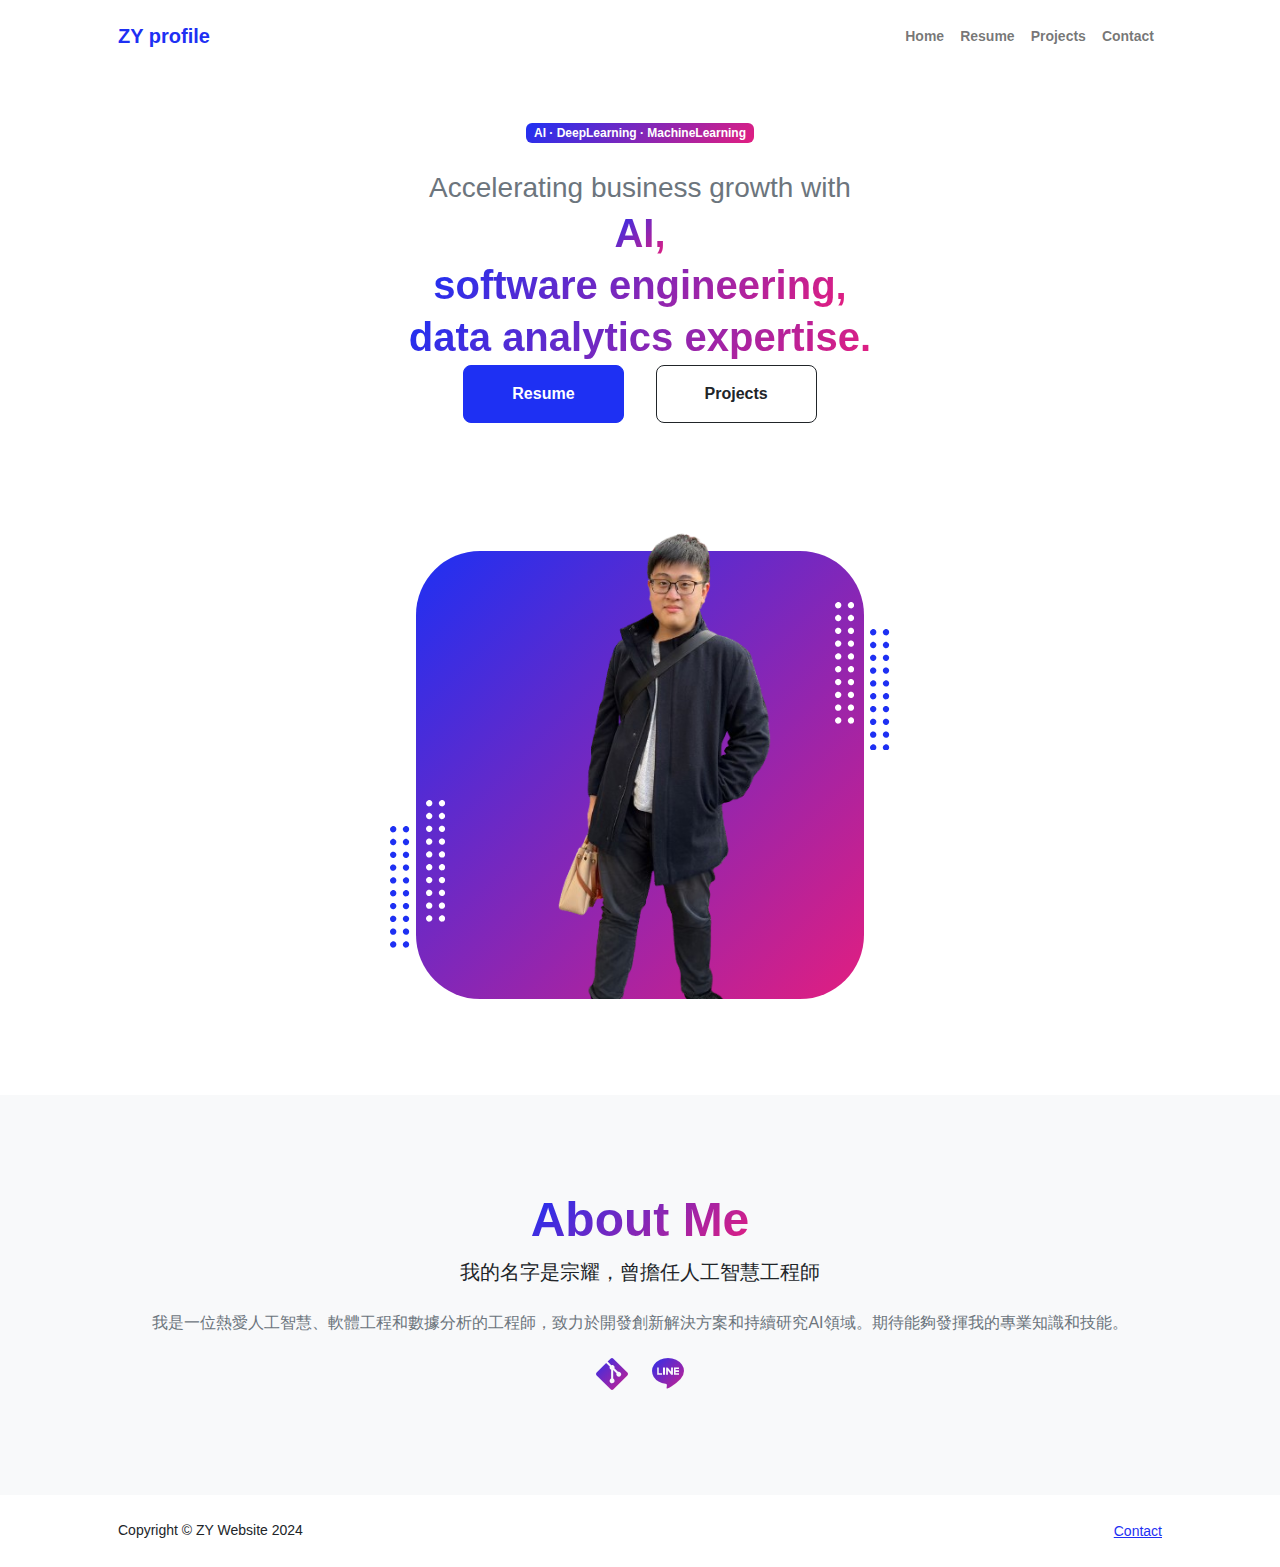
<file: index.html>
<!DOCTYPE html>
<html lang="en">
    <head>
        <meta charset="utf-8" />
        <meta name="viewport" content="width=device-width, initial-scale=1, shrink-to-fit=no" />
        <meta name="description" content="" />
        <meta name="author" content="" />
        <title>ZY yang profile</title>
        <!-- Favicon-->
        <link rel="icon" type="image/x-icon" href="assets/ai_icon.png" />
        <!-- Custom Google font-->
        <link rel="preconnect" href="https://fonts.googleapis.com" />
        <link rel="preconnect" href="https://fonts.gstatic.com" crossorigin />
        <link href="https://fonts.googleapis.com/css2?family=Plus+Jakarta+Sans:wght@100;200;300;400;500;600;700;800;900&amp;display=swap" rel="stylesheet" />
        <!-- Bootstrap icons-->
        <link href="https://cdn.jsdelivr.net/npm/bootstrap-icons@1.8.1/font/bootstrap-icons.css" rel="stylesheet" />
        <!-- Core theme CSS (includes Bootstrap)-->
        <link href="css/styles.css" rel="stylesheet" />
    </head>
    <body class="d-flex flex-column h-100">
        <main class="flex-shrink-0">
            <!-- Navigation-->
            <nav class="navbar navbar-expand-lg navbar-light bg-white py-3">
                <div class="container px-5">
                    <a class="navbar-brand" href="index.html"><span class="fw-bolder text-primary">ZY profile</span></a>
                    <button class="navbar-toggler" type="button" data-bs-toggle="collapse" data-bs-target="#navbarSupportedContent" aria-controls="navbarSupportedContent" aria-expanded="false" aria-label="Toggle navigation"><span class="navbar-toggler-icon"></span></button>
                    <div class="collapse navbar-collapse" id="navbarSupportedContent">
                        <ul class="navbar-nav ms-auto mb-2 mb-lg-0 small fw-bolder">
                            <li class="nav-item"><a class="nav-link" href="index.html">Home</a></li>
                            <li class="nav-item"><a class="nav-link" href="resume.html">Resume</a></li>
                            <li class="nav-item"><a class="nav-link" href="projects.html">Projects</a></li>
                            <li class="nav-item"><a class="nav-link" href="contact.html">Contact</a></li>
                        </ul>
                    </div>
                </div>
            </nav>
            <!-- Header-->
            <header class="py-5">
                <div class="container px-5 pb-5">
                    <div class="row gx-5 align-items-center">
                        <div class="col-xxl-5">
                            <!-- Header text content-->
                            <div class="text-center text-xxl-start">
                                <div class="badge bg-gradient-primary-to-secondary text-white mb-4"><div class="text-center">AI &middot; DeepLearning &middot; MachineLearning</div></div>
                                <div class="fs-3 fw-light text-muted">Accelerating business growth with</div>
                                <h1 class="display-10 fw-bolder mb-1"><span class="text-gradient d-inline">AI,</span></h1>
                                <h1 class="display-10 fw-bolder mb-1"><span class="text-gradient d-inline">software engineering,</span></h1>
                                <h1 class="display-10 fw-bolder mb-1"><span class="text-gradient d-inline">data analytics expertise.</span></h1>
                                <div class="d-grid gap-3 d-sm-flex justify-content-sm-center justify-content-xxl-start mb-3">
                                    <a class="btn btn-primary btn-lg px-5 py-3 me-sm-3 fs-6 fw-bolder" href="resume.html">Resume</a>
                                    <a class="btn btn-outline-dark btn-lg px-5 py-3 fs-6 fw-bolder" href="projects.html">Projects</a>
                                </div>
                            </div>
                        </div>
                        <div class="col-xxl-7">
                            <!-- Header profile picture-->
                            <div class="d-flex justify-content-center mt-5 mt-xxl-0">
                                <div class="profile bg-gradient-primary-to-secondary">
                                    <!-- TIP: For best results, use a photo with a transparent background like the demo example below-->
                                    <!-- Watch a tutorial on how to do this on YouTube (link)-->
                                    <img class="profile-img" src="assets/home/self_nobg.png" alt="..." />
                                    <!-- <img class="profile-img" src="assets/self.jpg" alt="..." /> -->
                                    <div class="dots-1">
                                        <!-- SVG Dots-->
                                        <svg version="1.1" xmlns="http://www.w3.org/2000/svg" xmlns:xlink="http://www.w3.org/1999/xlink" x="0px" y="0px" viewBox="0 0 191.6 1215.4" style="enable-background: new 0 0 191.6 1215.4" xml:space="preserve">
                                            <g transform="translate(0.000000,1280.000000) scale(0.100000,-0.100000)">
                                                <path d="M227.7,12788.6c-105-35-200-141-222-248c-43-206,163-412,369-369c155,32,275,190,260,339c-11,105-90,213-190,262        C383.7,12801.6,289.7,12808.6,227.7,12788.6z"></path>
                                                <path d="M1507.7,12788.6c-151-50-253-216-222-362c25-119,136-230,254-255c194-41,395,142,375,339c-11,105-90,213-190,262        C1663.7,12801.6,1569.7,12808.6,1507.7,12788.6z"></path>
                                                <path d="M227.7,11508.6c-105-35-200-141-222-248c-43-206,163-412,369-369c155,32,275,190,260,339c-11,105-90,213-190,262        C383.7,11521.6,289.7,11528.6,227.7,11508.6z"></path>
                                                <path d="M1507.7,11508.6c-151-50-253-216-222-362c25-119,136-230,254-255c194-41,395,142,375,339c-11,105-90,213-190,262        C1663.7,11521.6,1569.7,11528.6,1507.7,11508.6z"></path>
                                                <path d="M227.7,10228.6c-105-35-200-141-222-248c-43-206,163-412,369-369c155,32,275,190,260,339c-11,105-90,213-190,262        C383.7,10241.6,289.7,10248.6,227.7,10228.6z"></path>
                                                <path d="M1507.7,10228.6c-105-35-200-141-222-248c-43-206,163-412,369-369c155,32,275,190,260,339c-11,105-90,213-190,262        C1663.7,10241.6,1569.7,10248.6,1507.7,10228.6z"></path>
                                                <path d="M227.7,8948.6c-105-35-200-141-222-248c-43-206,163-412,369-369c155,32,275,190,260,339c-11,105-90,213-190,262        C383.7,8961.6,289.7,8968.6,227.7,8948.6z"></path>
                                                <path d="M1507.7,8948.6c-105-35-200-141-222-248c-43-206,163-412,369-369c155,32,275,190,260,339c-11,105-90,213-190,262        C1663.7,8961.6,1569.7,8968.6,1507.7,8948.6z"></path>
                                                <path d="M227.7,7668.6c-105-35-200-141-222-248c-43-206,163-412,369-369c155,32,275,190,260,339c-11,105-90,213-190,262        C383.7,7681.6,289.7,7688.6,227.7,7668.6z"></path>
                                                <path d="M1507.7,7668.6c-105-35-200-141-222-248c-43-206,163-412,369-369c155,32,275,190,260,339c-11,105-90,213-190,262        C1663.7,7681.6,1569.7,7688.6,1507.7,7668.6z"></path>
                                                <path d="M227.7,6388.6c-105-35-200-141-222-248c-43-206,163-412,369-369c155,32,275,190,260,339c-11,105-90,213-190,262        C383.7,6401.6,289.7,6408.6,227.7,6388.6z"></path>
                                                <path d="M1507.7,6388.6c-105-35-200-141-222-248c-43-206,163-412,369-369c155,32,275,190,260,339c-11,105-90,213-190,262        C1663.7,6401.6,1569.7,6408.6,1507.7,6388.6z"></path>
                                                <path d="M227.7,5108.6c-105-35-200-141-222-248c-43-206,163-412,369-369c155,32,275,190,260,339c-11,105-90,213-190,262        C383.7,5121.6,289.7,5128.6,227.7,5108.6z"></path>
                                                <path d="M1507.7,5108.6c-105-35-200-141-222-248c-43-206,163-412,369-369c155,32,275,190,260,339c-11,105-90,213-190,262        C1663.7,5121.6,1569.7,5128.6,1507.7,5108.6z"></path>
                                                <path d="M227.7,3828.6c-105-35-200-141-222-248c-43-206,163-412,369-369c155,32,275,190,260,339c-11,105-90,213-190,262        C383.7,3841.6,289.7,3848.6,227.7,3828.6z"></path>
                                                <path d="M1507.7,3828.6c-105-35-200-141-222-248c-43-206,163-412,369-369c155,32,275,190,260,339c-11,105-90,213-190,262        C1663.7,3841.6,1569.7,3848.6,1507.7,3828.6z"></path>
                                                <path d="M227.7,2548.6c-105-35-200-141-222-248c-43-206,163-412,369-369c155,32,275,190,260,339c-11,105-90,213-190,262        C383.7,2561.6,289.7,2568.6,227.7,2548.6z"></path>
                                                <path d="M1507.7,2548.6c-105-35-200-141-222-248c-43-206,163-412,369-369c155,32,275,190,260,339c-11,105-90,213-190,262        C1663.7,2561.6,1569.7,2568.6,1507.7,2548.6z"></path>
                                                <path d="M227.7,1268.6c-105-35-200-141-222-248c-43-206,163-412,369-369c155,32,275,190,260,339c-11,105-90,213-190,262        C383.7,1281.6,289.7,1288.6,227.7,1268.6z"></path>
                                                <path d="M1507.7,1268.6c-105-35-200-141-222-248c-43-206,163-412,369-369c155,32,275,190,260,339c-11,105-90,213-190,262        C1663.7,1281.6,1569.7,1288.6,1507.7,1268.6z"></path>
                                            </g>
                                        </svg>
                                        <!-- END of SVG dots-->
                                    </div>
                                    <div class="dots-2">
                                        <!-- SVG Dots-->
                                        <svg version="1.1" xmlns="http://www.w3.org/2000/svg" xmlns:xlink="http://www.w3.org/1999/xlink" x="0px" y="0px" viewBox="0 0 191.6 1215.4" style="enable-background: new 0 0 191.6 1215.4" xml:space="preserve">
                                            <g transform="translate(0.000000,1280.000000) scale(0.100000,-0.100000)">
                                                <path d="M227.7,12788.6c-105-35-200-141-222-248c-43-206,163-412,369-369c155,32,275,190,260,339c-11,105-90,213-190,262        C383.7,12801.6,289.7,12808.6,227.7,12788.6z"></path>
                                                <path d="M1507.7,12788.6c-151-50-253-216-222-362c25-119,136-230,254-255c194-41,395,142,375,339c-11,105-90,213-190,262        C1663.7,12801.6,1569.7,12808.6,1507.7,12788.6z"></path>
                                                <path d="M227.7,11508.6c-105-35-200-141-222-248c-43-206,163-412,369-369c155,32,275,190,260,339c-11,105-90,213-190,262        C383.7,11521.6,289.7,11528.6,227.7,11508.6z"></path>
                                                <path d="M1507.7,11508.6c-151-50-253-216-222-362c25-119,136-230,254-255c194-41,395,142,375,339c-11,105-90,213-190,262        C1663.7,11521.6,1569.7,11528.6,1507.7,11508.6z"></path>
                                                <path d="M227.7,10228.6c-105-35-200-141-222-248c-43-206,163-412,369-369c155,32,275,190,260,339c-11,105-90,213-190,262        C383.7,10241.6,289.7,10248.6,227.7,10228.6z"></path>
                                                <path d="M1507.7,10228.6c-105-35-200-141-222-248c-43-206,163-412,369-369c155,32,275,190,260,339c-11,105-90,213-190,262        C1663.7,10241.6,1569.7,10248.6,1507.7,10228.6z"></path>
                                                <path d="M227.7,8948.6c-105-35-200-141-222-248c-43-206,163-412,369-369c155,32,275,190,260,339c-11,105-90,213-190,262        C383.7,8961.6,289.7,8968.6,227.7,8948.6z"></path>
                                                <path d="M1507.7,8948.6c-105-35-200-141-222-248c-43-206,163-412,369-369c155,32,275,190,260,339c-11,105-90,213-190,262        C1663.7,8961.6,1569.7,8968.6,1507.7,8948.6z"></path>
                                                <path d="M227.7,7668.6c-105-35-200-141-222-248c-43-206,163-412,369-369c155,32,275,190,260,339c-11,105-90,213-190,262        C383.7,7681.6,289.7,7688.6,227.7,7668.6z"></path>
                                                <path d="M1507.7,7668.6c-105-35-200-141-222-248c-43-206,163-412,369-369c155,32,275,190,260,339c-11,105-90,213-190,262        C1663.7,7681.6,1569.7,7688.6,1507.7,7668.6z"></path>
                                                <path d="M227.7,6388.6c-105-35-200-141-222-248c-43-206,163-412,369-369c155,32,275,190,260,339c-11,105-90,213-190,262        C383.7,6401.6,289.7,6408.6,227.7,6388.6z"></path>
                                                <path d="M1507.7,6388.6c-105-35-200-141-222-248c-43-206,163-412,369-369c155,32,275,190,260,339c-11,105-90,213-190,262        C1663.7,6401.6,1569.7,6408.6,1507.7,6388.6z"></path>
                                                <path d="M227.7,5108.6c-105-35-200-141-222-248c-43-206,163-412,369-369c155,32,275,190,260,339c-11,105-90,213-190,262        C383.7,5121.6,289.7,5128.6,227.7,5108.6z"></path>
                                                <path d="M1507.7,5108.6c-105-35-200-141-222-248c-43-206,163-412,369-369c155,32,275,190,260,339c-11,105-90,213-190,262        C1663.7,5121.6,1569.7,5128.6,1507.7,5108.6z"></path>
                                                <path d="M227.7,3828.6c-105-35-200-141-222-248c-43-206,163-412,369-369c155,32,275,190,260,339c-11,105-90,213-190,262        C383.7,3841.6,289.7,3848.6,227.7,3828.6z"></path>
                                                <path d="M1507.7,3828.6c-105-35-200-141-222-248c-43-206,163-412,369-369c155,32,275,190,260,339c-11,105-90,213-190,262        C1663.7,3841.6,1569.7,3848.6,1507.7,3828.6z"></path>
                                                <path d="M227.7,2548.6c-105-35-200-141-222-248c-43-206,163-412,369-369c155,32,275,190,260,339c-11,105-90,213-190,262        C383.7,2561.6,289.7,2568.6,227.7,2548.6z"></path>
                                                <path d="M1507.7,2548.6c-105-35-200-141-222-248c-43-206,163-412,369-369c155,32,275,190,260,339c-11,105-90,213-190,262        C1663.7,2561.6,1569.7,2568.6,1507.7,2548.6z"></path>
                                                <path d="M227.7,1268.6c-105-35-200-141-222-248c-43-206,163-412,369-369c155,32,275,190,260,339c-11,105-90,213-190,262        C383.7,1281.6,289.7,1288.6,227.7,1268.6z"></path>
                                                <path d="M1507.7,1268.6c-105-35-200-141-222-248c-43-206,163-412,369-369c155,32,275,190,260,339c-11,105-90,213-190,262        C1663.7,1281.6,1569.7,1288.6,1507.7,1268.6z"></path>
                                            </g>
                                        </svg>
                                        <!-- END of SVG dots-->
                                    </div>
                                    <div class="dots-3">
                                        <!-- SVG Dots-->
                                        <svg version="1.1" xmlns="http://www.w3.org/2000/svg" xmlns:xlink="http://www.w3.org/1999/xlink" x="0px" y="0px" viewBox="0 0 191.6 1215.4" style="enable-background: new 0 0 191.6 1215.4" xml:space="preserve">
                                            <g transform="translate(0.000000,1280.000000) scale(0.100000,-0.100000)">
                                                <path d="M227.7,12788.6c-105-35-200-141-222-248c-43-206,163-412,369-369c155,32,275,190,260,339c-11,105-90,213-190,262        C383.7,12801.6,289.7,12808.6,227.7,12788.6z"></path>
                                                <path d="M1507.7,12788.6c-151-50-253-216-222-362c25-119,136-230,254-255c194-41,395,142,375,339c-11,105-90,213-190,262        C1663.7,12801.6,1569.7,12808.6,1507.7,12788.6z"></path>
                                                <path d="M227.7,11508.6c-105-35-200-141-222-248c-43-206,163-412,369-369c155,32,275,190,260,339c-11,105-90,213-190,262        C383.7,11521.6,289.7,11528.6,227.7,11508.6z"></path>
                                                <path d="M1507.7,11508.6c-151-50-253-216-222-362c25-119,136-230,254-255c194-41,395,142,375,339c-11,105-90,213-190,262        C1663.7,11521.6,1569.7,11528.6,1507.7,11508.6z"></path>
                                                <path d="M227.7,10228.6c-105-35-200-141-222-248c-43-206,163-412,369-369c155,32,275,190,260,339c-11,105-90,213-190,262        C383.7,10241.6,289.7,10248.6,227.7,10228.6z"></path>
                                                <path d="M1507.7,10228.6c-105-35-200-141-222-248c-43-206,163-412,369-369c155,32,275,190,260,339c-11,105-90,213-190,262        C1663.7,10241.6,1569.7,10248.6,1507.7,10228.6z"></path>
                                                <path d="M227.7,8948.6c-105-35-200-141-222-248c-43-206,163-412,369-369c155,32,275,190,260,339c-11,105-90,213-190,262        C383.7,8961.6,289.7,8968.6,227.7,8948.6z"></path>
                                                <path d="M1507.7,8948.6c-105-35-200-141-222-248c-43-206,163-412,369-369c155,32,275,190,260,339c-11,105-90,213-190,262        C1663.7,8961.6,1569.7,8968.6,1507.7,8948.6z"></path>
                                                <path d="M227.7,7668.6c-105-35-200-141-222-248c-43-206,163-412,369-369c155,32,275,190,260,339c-11,105-90,213-190,262        C383.7,7681.6,289.7,7688.6,227.7,7668.6z"></path>
                                                <path d="M1507.7,7668.6c-105-35-200-141-222-248c-43-206,163-412,369-369c155,32,275,190,260,339c-11,105-90,213-190,262        C1663.7,7681.6,1569.7,7688.6,1507.7,7668.6z"></path>
                                                <path d="M227.7,6388.6c-105-35-200-141-222-248c-43-206,163-412,369-369c155,32,275,190,260,339c-11,105-90,213-190,262        C383.7,6401.6,289.7,6408.6,227.7,6388.6z"></path>
                                                <path d="M1507.7,6388.6c-105-35-200-141-222-248c-43-206,163-412,369-369c155,32,275,190,260,339c-11,105-90,213-190,262        C1663.7,6401.6,1569.7,6408.6,1507.7,6388.6z"></path>
                                                <path d="M227.7,5108.6c-105-35-200-141-222-248c-43-206,163-412,369-369c155,32,275,190,260,339c-11,105-90,213-190,262        C383.7,5121.6,289.7,5128.6,227.7,5108.6z"></path>
                                                <path d="M1507.7,5108.6c-105-35-200-141-222-248c-43-206,163-412,369-369c155,32,275,190,260,339c-11,105-90,213-190,262        C1663.7,5121.6,1569.7,5128.6,1507.7,5108.6z"></path>
                                                <path d="M227.7,3828.6c-105-35-200-141-222-248c-43-206,163-412,369-369c155,32,275,190,260,339c-11,105-90,213-190,262        C383.7,3841.6,289.7,3848.6,227.7,3828.6z"></path>
                                                <path d="M1507.7,3828.6c-105-35-200-141-222-248c-43-206,163-412,369-369c155,32,275,190,260,339c-11,105-90,213-190,262        C1663.7,3841.6,1569.7,3848.6,1507.7,3828.6z"></path>
                                                <path d="M227.7,2548.6c-105-35-200-141-222-248c-43-206,163-412,369-369c155,32,275,190,260,339c-11,105-90,213-190,262        C383.7,2561.6,289.7,2568.6,227.7,2548.6z"></path>
                                                <path d="M1507.7,2548.6c-105-35-200-141-222-248c-43-206,163-412,369-369c155,32,275,190,260,339c-11,105-90,213-190,262        C1663.7,2561.6,1569.7,2568.6,1507.7,2548.6z"></path>
                                                <path d="M227.7,1268.6c-105-35-200-141-222-248c-43-206,163-412,369-369c155,32,275,190,260,339c-11,105-90,213-190,262        C383.7,1281.6,289.7,1288.6,227.7,1268.6z"></path>
                                                <path d="M1507.7,1268.6c-105-35-200-141-222-248c-43-206,163-412,369-369c155,32,275,190,260,339c-11,105-90,213-190,262        C1663.7,1281.6,1569.7,1288.6,1507.7,1268.6z"></path>
                                            </g>
                                        </svg>
                                        <!-- END of SVG dots-->
                                    </div>
                                    <div class="dots-4">
                                        <!-- SVG Dots-->
                                        <svg version="1.1" xmlns="http://www.w3.org/2000/svg" xmlns:xlink="http://www.w3.org/1999/xlink" x="0px" y="0px" viewBox="0 0 191.6 1215.4" style="enable-background: new 0 0 191.6 1215.4" xml:space="preserve">
                                            <g transform="translate(0.000000,1280.000000) scale(0.100000,-0.100000)">
                                                <path d="M227.7,12788.6c-105-35-200-141-222-248c-43-206,163-412,369-369c155,32,275,190,260,339c-11,105-90,213-190,262        C383.7,12801.6,289.7,12808.6,227.7,12788.6z"></path>
                                                <path d="M1507.7,12788.6c-151-50-253-216-222-362c25-119,136-230,254-255c194-41,395,142,375,339c-11,105-90,213-190,262        C1663.7,12801.6,1569.7,12808.6,1507.7,12788.6z"></path>
                                                <path d="M227.7,11508.6c-105-35-200-141-222-248c-43-206,163-412,369-369c155,32,275,190,260,339c-11,105-90,213-190,262        C383.7,11521.6,289.7,11528.6,227.7,11508.6z"></path>
                                                <path d="M1507.7,11508.6c-151-50-253-216-222-362c25-119,136-230,254-255c194-41,395,142,375,339c-11,105-90,213-190,262        C1663.7,11521.6,1569.7,11528.6,1507.7,11508.6z"></path>
                                                <path d="M227.7,10228.6c-105-35-200-141-222-248c-43-206,163-412,369-369c155,32,275,190,260,339c-11,105-90,213-190,262        C383.7,10241.6,289.7,10248.6,227.7,10228.6z"></path>
                                                <path d="M1507.7,10228.6c-105-35-200-141-222-248c-43-206,163-412,369-369c155,32,275,190,260,339c-11,105-90,213-190,262        C1663.7,10241.6,1569.7,10248.6,1507.7,10228.6z"></path>
                                                <path d="M227.7,8948.6c-105-35-200-141-222-248c-43-206,163-412,369-369c155,32,275,190,260,339c-11,105-90,213-190,262        C383.7,8961.6,289.7,8968.6,227.7,8948.6z"></path>
                                                <path d="M1507.7,8948.6c-105-35-200-141-222-248c-43-206,163-412,369-369c155,32,275,190,260,339c-11,105-90,213-190,262        C1663.7,8961.6,1569.7,8968.6,1507.7,8948.6z"></path>
                                                <path d="M227.7,7668.6c-105-35-200-141-222-248c-43-206,163-412,369-369c155,32,275,190,260,339c-11,105-90,213-190,262        C383.7,7681.6,289.7,7688.6,227.7,7668.6z"></path>
                                                <path d="M1507.7,7668.6c-105-35-200-141-222-248c-43-206,163-412,369-369c155,32,275,190,260,339c-11,105-90,213-190,262        C1663.7,7681.6,1569.7,7688.6,1507.7,7668.6z"></path>
                                                <path d="M227.7,6388.6c-105-35-200-141-222-248c-43-206,163-412,369-369c155,32,275,190,260,339c-11,105-90,213-190,262        C383.7,6401.6,289.7,6408.6,227.7,6388.6z"></path>
                                                <path d="M1507.7,6388.6c-105-35-200-141-222-248c-43-206,163-412,369-369c155,32,275,190,260,339c-11,105-90,213-190,262        C1663.7,6401.6,1569.7,6408.6,1507.7,6388.6z"></path>
                                                <path d="M227.7,5108.6c-105-35-200-141-222-248c-43-206,163-412,369-369c155,32,275,190,260,339c-11,105-90,213-190,262        C383.7,5121.6,289.7,5128.6,227.7,5108.6z"></path>
                                                <path d="M1507.7,5108.6c-105-35-200-141-222-248c-43-206,163-412,369-369c155,32,275,190,260,339c-11,105-90,213-190,262        C1663.7,5121.6,1569.7,5128.6,1507.7,5108.6z"></path>
                                                <path d="M227.7,3828.6c-105-35-200-141-222-248c-43-206,163-412,369-369c155,32,275,190,260,339c-11,105-90,213-190,262        C383.7,3841.6,289.7,3848.6,227.7,3828.6z"></path>
                                                <path d="M1507.7,3828.6c-105-35-200-141-222-248c-43-206,163-412,369-369c155,32,275,190,260,339c-11,105-90,213-190,262        C1663.7,3841.6,1569.7,3848.6,1507.7,3828.6z"></path>
                                                <path d="M227.7,2548.6c-105-35-200-141-222-248c-43-206,163-412,369-369c155,32,275,190,260,339c-11,105-90,213-190,262        C383.7,2561.6,289.7,2568.6,227.7,2548.6z"></path>
                                                <path d="M1507.7,2548.6c-105-35-200-141-222-248c-43-206,163-412,369-369c155,32,275,190,260,339c-11,105-90,213-190,262        C1663.7,2561.6,1569.7,2568.6,1507.7,2548.6z"></path>
                                                <path d="M227.7,1268.6c-105-35-200-141-222-248c-43-206,163-412,369-369c155,32,275,190,260,339c-11,105-90,213-190,262        C383.7,1281.6,289.7,1288.6,227.7,1268.6z"></path>
                                                <path d="M1507.7,1268.6c-105-35-200-141-222-248c-43-206,163-412,369-369c155,32,275,190,260,339c-11,105-90,213-190,262        C1663.7,1281.6,1569.7,1288.6,1507.7,1268.6z"></path>
                                            </g>
                                        </svg>
                                        <!-- END of SVG dots-->
                                    </div>
                                </div>
                            </div>
                        </div>
                    </div>
                </div>
            </header>
            <!-- About Section-->
            <section class="bg-light py-5">
                <div class="container px-5">
                    <div class="row gx-5 justify-content-center">
                        <div class="col-xxl-8">
                            <div class="text-center my-5">
                                <h2 class="display-5 fw-bolder"><span class="text-gradient d-inline">About Me</span></h2>

                                <p class="lead fw-light mb-4">我的名字是宗耀，曾擔任人工智慧工程師</p>
                                <p class="text-muted">我是一位熱愛人工智慧、軟體工程和數據分析的工程師，致力於開發創新解決方案和持續研究AI領域。期待能夠發揮我的專業知識和技能。</p>
                                <div class="d-flex justify-content-center fs-2 gap-4">
                                    <a class="text-gradient" href="https://gitlab.com/andy831201"><i class="bi bi-git"></i></a>
                                    <a class="text-gradient" href="https://yangzongyao.github.io/line.html"><i class="bi bi-line"></i></a>
                                    <!-- <a class="text-gradient" href="#!"><i class="bi bi-facebook"></i></a> -->
                                </div>
                            </div>
                        </div>
                    </div>
                </div>
            </section>
            <!-- gitlab calendar -->
            <!-- <div class="text-center" id="demo"></div> -->
        </main>
        <!-- Footer-->
        <footer class="bg-white py-4 mt-auto">
            <div class="container px-5">
                <div class="row align-items-center justify-content-between flex-column flex-sm-row">
                    <div class="col-auto"><div class="small m-0">Copyright &copy; ZY Website 2024</div></div>
                    <div class="col-auto">
                        <!-- <a class="small" href="#!">Privacy</a> -->
                        <!-- <span class="mx-1">&middot;</span> -->
                        <!-- <a class="small" href="#!">Terms</a> -->
                        <!-- <span class="mx-1">&middot;</span> -->
                        <a class="small" href="./contact.html">Contact</a>
                    </div>
                </div>
            </div>
        </footer>
        <!-- Bootstrap core JS-->
        <script src="js/bootstrap.bundle.min.js"></script>
        <!-- Core theme JS-->
        <script src="js/scripts.js"></script>
        <script src="https://ajax.googleapis.com/ajax/libs/jquery/3.7.1/jquery.min.js"></script>
        <link rel="stylesheet" href="./css/glanceyear.css">
        <script src="http://code.jquery.com/jquery-1.11.1.min.js"></script>
        <script src="./js/jquery.glanceyear.js"></script>
    </body>
</html>
</file>
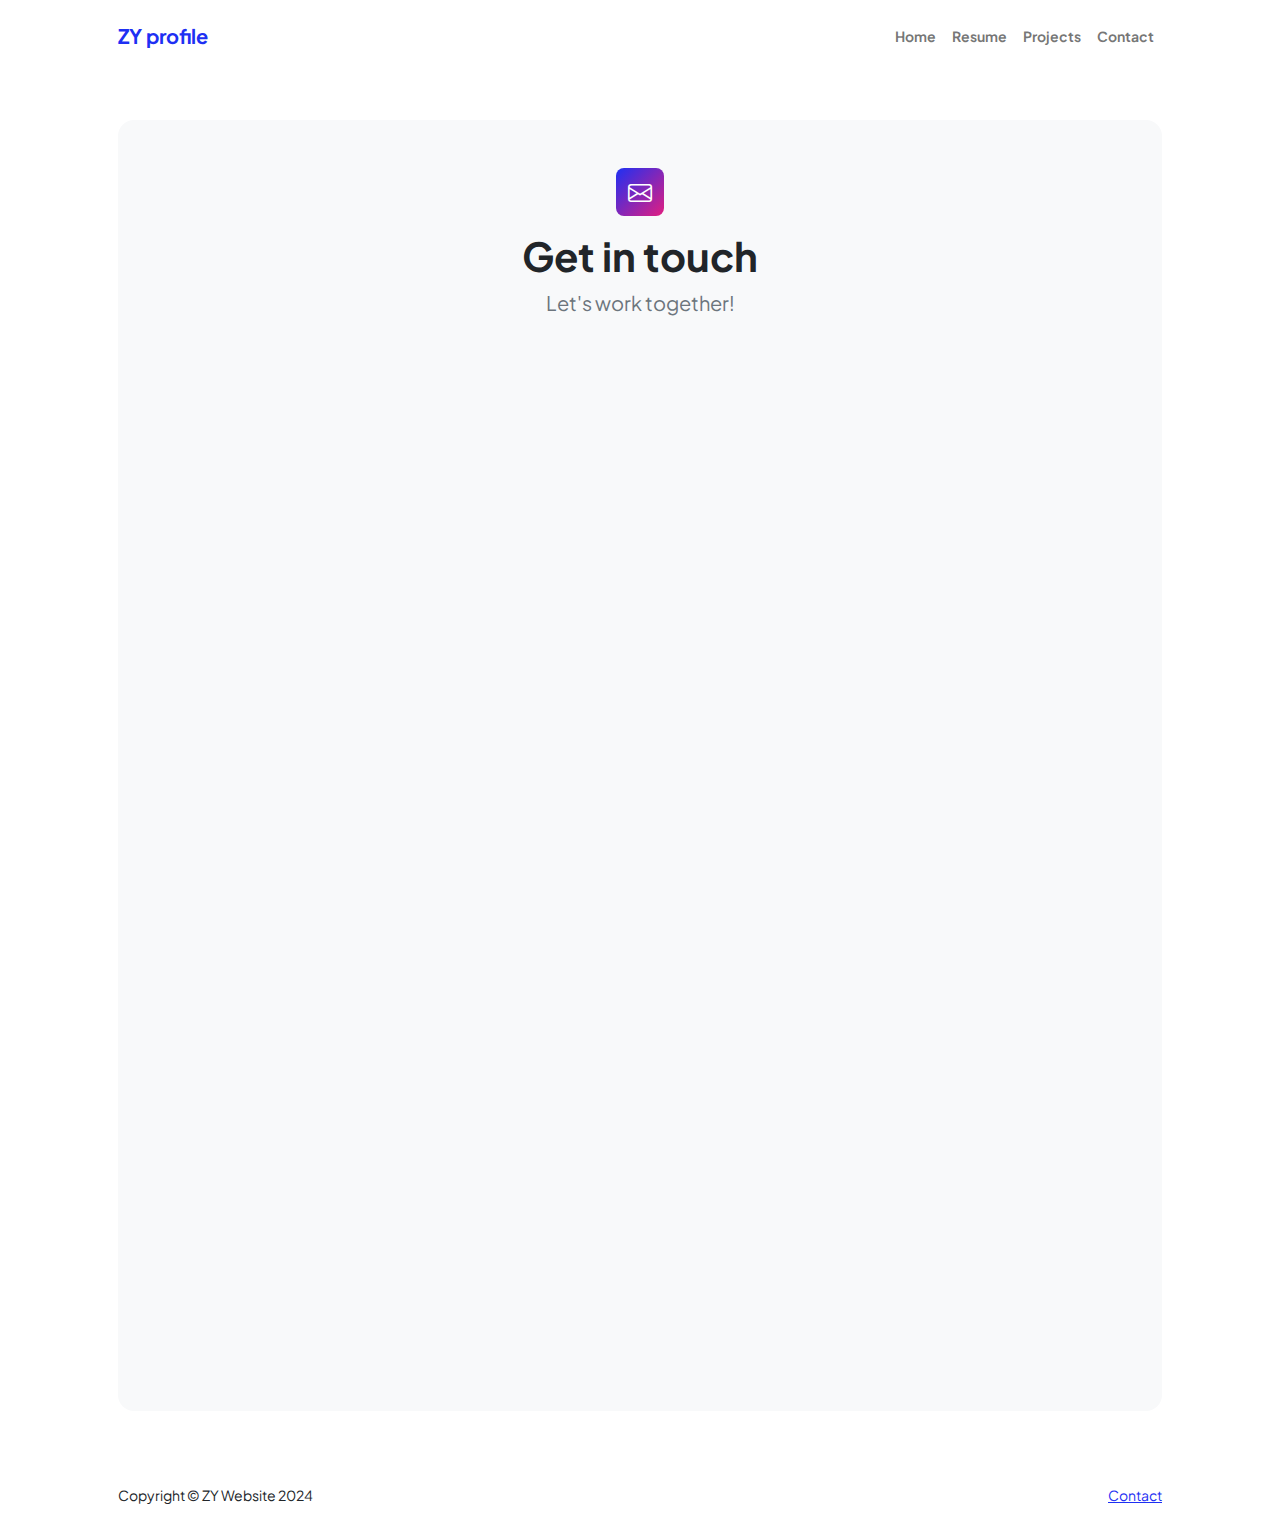
<file: contact.html>
<!DOCTYPE html>
<html lang="en">
    <head>
        <meta charset="utf-8" />
        <meta name="viewport" content="width=device-width, initial-scale=1, shrink-to-fit=no" />
        <meta name="description" content />
        <meta name="author" content />
        <title>ZY yang profile</title>
        <!-- Favicon-->
        <link rel="icon" type="image/x-icon" href="assets/ai_icon.png" />
        <!-- Custom Google font-->
        <link rel="preconnect" href="https://fonts.googleapis.com" />
        <link rel="preconnect" href="https://fonts.gstatic.com" crossorigin />
        <link href="https://fonts.googleapis.com/css2?family=Plus+Jakarta+Sans:wght@100;200;300;400;500;600;700;800;900&amp;display=swap" rel="stylesheet" />
        <!-- Bootstrap icons-->
        <link href="https://cdn.jsdelivr.net/npm/bootstrap-icons@1.8.1/font/bootstrap-icons.css" rel="stylesheet" />
        <!-- Core theme CSS (includes Bootstrap)-->
        <link href="css/styles.css" rel="stylesheet" />
    </head>
    <body class="d-flex flex-column">
        <main class="flex-shrink-0">
            <!-- Navigation-->
            <nav class="navbar navbar-expand-lg navbar-light bg-white py-3">
                <div class="container px-5">
                    <a class="navbar-brand" href="index.html"><span class="fw-bolder text-primary">ZY profile</span></a>
                    <button class="navbar-toggler" type="button" data-bs-toggle="collapse" data-bs-target="#navbarSupportedContent" aria-controls="navbarSupportedContent" aria-expanded="false" aria-label="Toggle navigation"><span class="navbar-toggler-icon"></span></button>
                    <div class="collapse navbar-collapse" id="navbarSupportedContent">
                        <ul class="navbar-nav ms-auto mb-2 mb-lg-0 small fw-bolder">
                            <li class="nav-item"><a class="nav-link" href="index.html">Home</a></li>
                            <li class="nav-item"><a class="nav-link" href="resume.html">Resume</a></li>
                            <li class="nav-item"><a class="nav-link" href="projects.html">Projects</a></li>
                            <li class="nav-item"><a class="nav-link" href="contact.html">Contact</a></li>
                        </ul>
                    </div>
                </div>
            </nav>
            <!-- Page content-->
            <section class="py-5">
                <div class="container px-5">
                    <!-- Contact form-->
                    <div class="bg-light rounded-4 py-5 px-4 px-md-5">
                        <div class="text-center mb-5">
                            <div class="feature bg-primary bg-gradient-primary-to-secondary text-white rounded-3 mb-3"><i class="bi bi-envelope"></i></div>
                            <h1 class="fw-bolder">Get in touch</h1>
                            <p class="lead fw-normal text-muted mb-0">Let's work together!</p>
                        </div>
                        <div class="display:block; text-center">
                            <iframe src="https://docs.google.com/forms/d/e/1FAIpQLSd67SHXHnNfi_q81P4US7-WEXmeQn3vAA2jeVcguAAfUU3NBg/viewform?embedded=true" width="640" height="991" frameborder="0" marginheight="0" marginwidth="0">載入中…</iframe>
                        </div>
                    </div>
            </section>
        </main>
        <!-- Footer-->
        <footer class="bg-white py-4 mt-auto">
            <div class="container px-5">
                <div class="row align-items-center justify-content-between flex-column flex-sm-row">
                    <div class="col-auto"><div class="small m-0">Copyright &copy; ZY Website 2024</div></div>
                    <div class="col-auto">
                        <!-- <a class="small" href="#!">Privacy</a> -->
                        <!-- <span class="mx-1">&middot;</span> -->
                        <!-- <a class="small" href="#!">Terms</a> -->
                        <!-- <span class="mx-1">&middot;</span> -->
                        <a class="small" href="./contact.html">Contact</a>
                    </div>
                </div>
            </div>
        </footer>
        <!-- Bootstrap core JS-->
        <script src="https://ajax.googleapis.com/ajax/libs/jquery/3.7.1/jquery.min.js"></script>
        <script src="https://cdn.jsdelivr.net/npm/bootstrap@5.2.3/dist/js/bootstrap.bundle.min.js"></script>
        <!-- <script src="https://cdn.startbootstrap.com/sb-forms-latest.js"></script> -->
    </body>
</html>
</file>
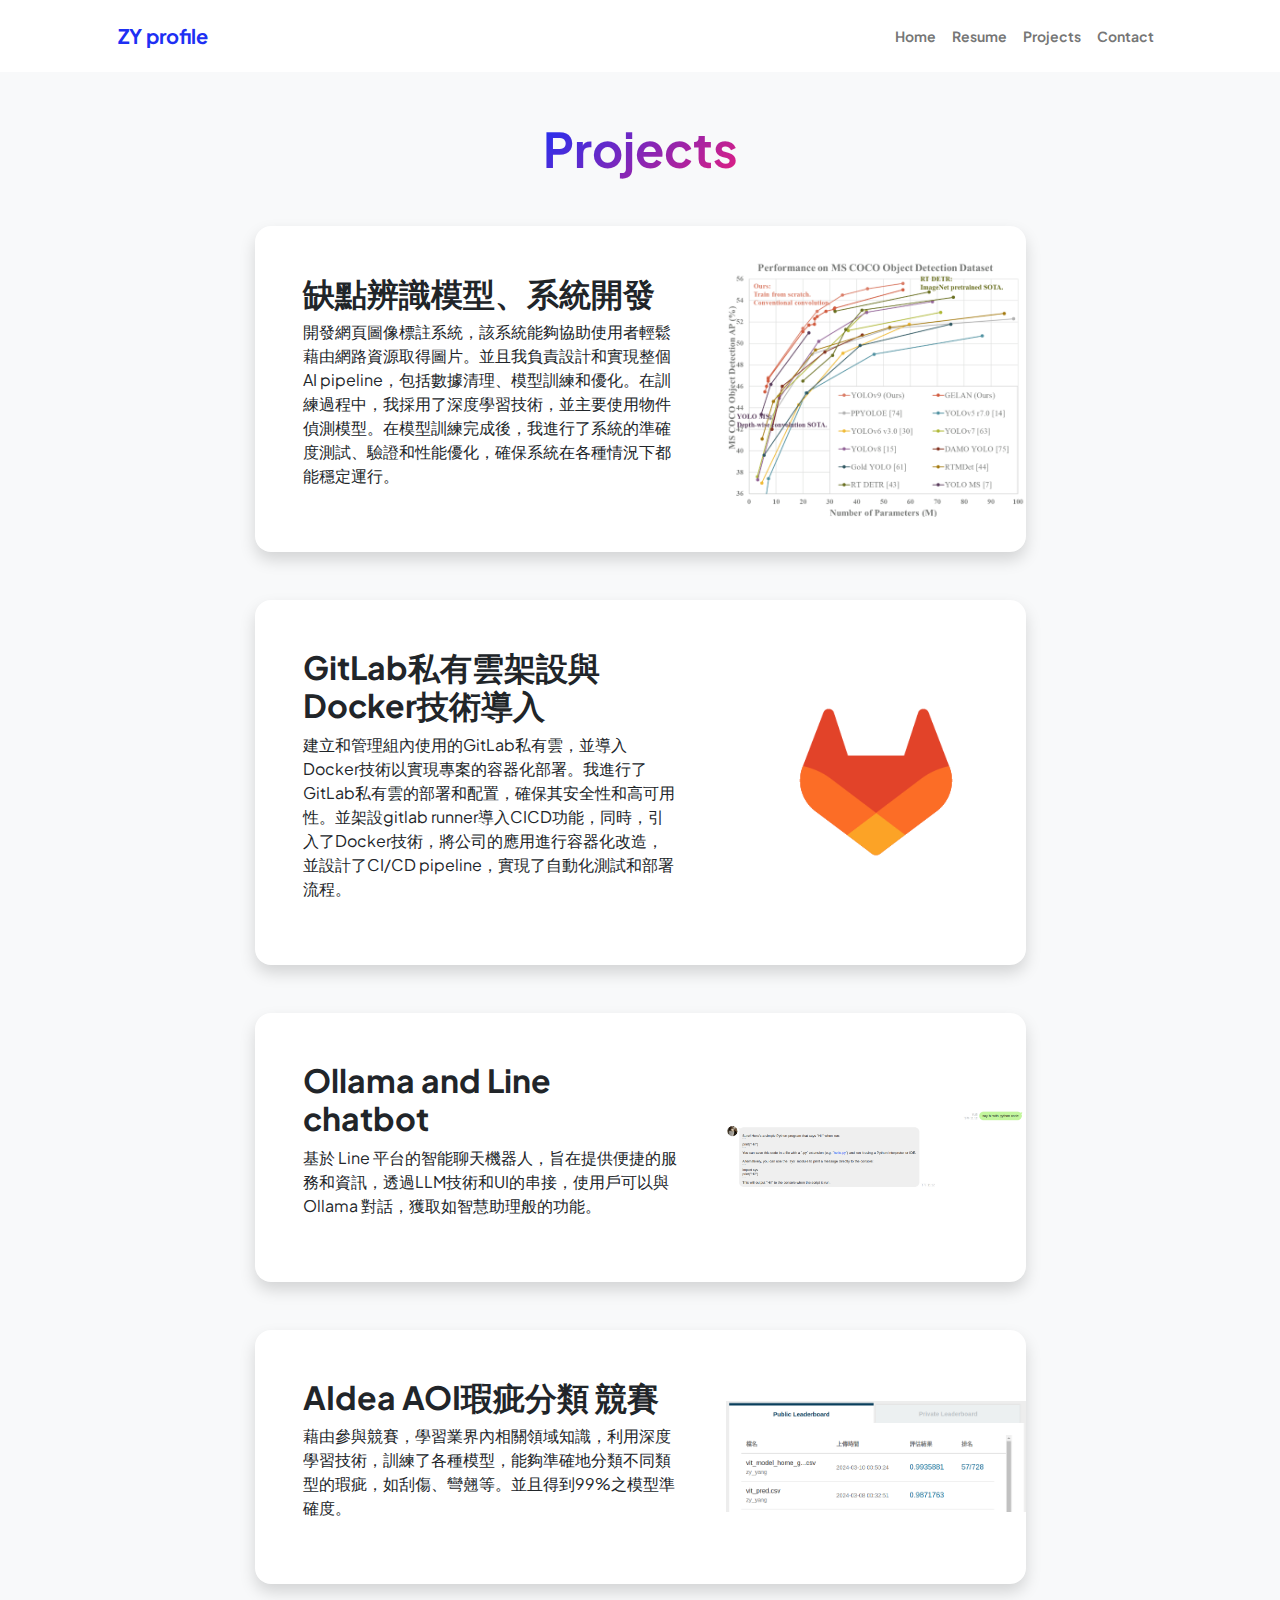
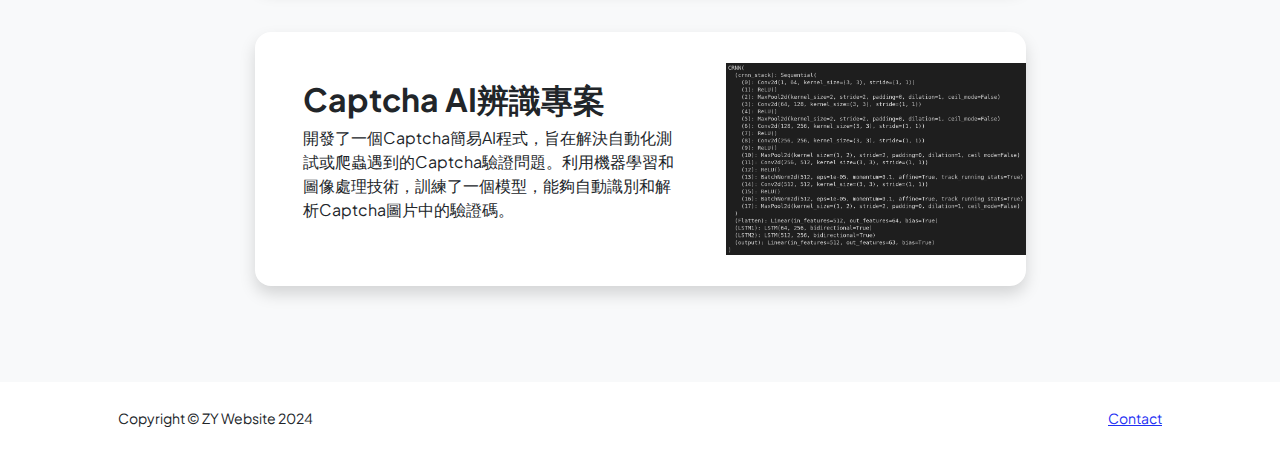
<file: projects.html>
<!DOCTYPE html>
<html lang="en">
    <head>
        <meta charset="utf-8" />
        <meta name="viewport" content="width=device-width, initial-scale=1, shrink-to-fit=no" />
        <meta name="description" content="" />
        <meta name="author" content="" />
        <title>ZY yang profile</title>
        <!-- Favicon-->
        <link rel="icon" type="image/x-icon" href="assets/ai_icon.png" />
        <!-- Custom Google font-->
        <link rel="preconnect" href="https://fonts.googleapis.com" />
        <link rel="preconnect" href="https://fonts.gstatic.com" crossorigin />
        <link href="https://fonts.googleapis.com/css2?family=Plus+Jakarta+Sans:wght@100;200;300;400;500;600;700;800;900&amp;display=swap" rel="stylesheet" />
        <!-- Bootstrap icons-->
        <link href="https://cdn.jsdelivr.net/npm/bootstrap-icons@1.8.1/font/bootstrap-icons.css" rel="stylesheet" />
        <!-- Core theme CSS (includes Bootstrap)-->
        <link href="css/styles.css" rel="stylesheet" />
    </head>
    <body class="d-flex flex-column h-100 bg-light">
        <main class="flex-shrink-0">
            <!-- Navigation-->
            <nav class="navbar navbar-expand-lg navbar-light bg-white py-3">
                <div class="container px-5">
                    <a class="navbar-brand" href="index.html"><span class="fw-bolder text-primary">ZY profile</span></a>
                    <button class="navbar-toggler" type="button" data-bs-toggle="collapse" data-bs-target="#navbarSupportedContent" aria-controls="navbarSupportedContent" aria-expanded="false" aria-label="Toggle navigation"><span class="navbar-toggler-icon"></span></button>
                    <div class="collapse navbar-collapse" id="navbarSupportedContent">
                        <ul class="navbar-nav ms-auto mb-2 mb-lg-0 small fw-bolder">
                            <li class="nav-item"><a class="nav-link" href="index.html">Home</a></li>
                            <li class="nav-item"><a class="nav-link" href="resume.html">Resume</a></li>
                            <li class="nav-item"><a class="nav-link" href="projects.html">Projects</a></li>
                            <li class="nav-item"><a class="nav-link" href="contact.html">Contact</a></li>
                        </ul>
                    </div>
                </div>
            </nav>
            <!-- Projects Section-->
            <section class="py-5">
                <div class="container px-5 mb-5">
                    <div class="text-center mb-5">
                        <h1 class="display-5 fw-bolder mb-0"><span class="text-gradient d-inline">Projects</span></h1>
                    </div>
                    <div class="row gx-5 justify-content-center">
                        <div class="col-lg-11 col-xl-9 col-xxl-8">
                            <!-- Project Card 1-->
                            <div class="card overflow-hidden shadow rounded-4 border-0 mb-5">
                                <div class="card-body p-0">
                                    <div class="d-flex align-items-center">
                                        <div class="p-5">
                                            <h2 class="fw-bolder">缺點辨識模型、系統開發</h2>
                                            <p>開發網頁圖像標註系統，該系統能夠協助使用者輕鬆藉由網路資源取得圖片。並且我負責設計和實現整個AI pipeline，包括數據清理、模型訓練和優化。在訓練過程中，我採用了深度學習技術，並主要使用物件偵測模型。在模型訓練完成後，我進行了系統的準確度測試、驗證和性能優化，確保系統在各種情況下都能穩定運行。</p>
                                        </div>
                                        <!-- <img class="img-fluid" src="https://dummyimage.com/300x400/343a40/6c757d" alt="..." /> -->
                                        <img width="300" height="400" class="img-fluid" src="./assets/project/yolov9.png" alt="yolov9" />
                                    </div>
                                </div>
                            </div>
                            <!-- Project Card 2-->
                            <div class="card overflow-hidden shadow rounded-4 border-0 mb-5">
                                <div class="card-body p-0">
                                    <div class="d-flex align-items-center">
                                        <div class="p-5">
                                            <h2 class="fw-bolder">GitLab私有雲架設與Docker技術導入</h2>
                                            <p>建立和管理組內使用的GitLab私有雲，並導入Docker技術以實現專案的容器化部署。我進行了GitLab私有雲的部署和配置，確保其安全性和高可用性。並架設gitlab runner導入CICD功能，同時，引入了Docker技術，將公司的應用進行容器化改造，並設計了CI/CD pipeline，實現了自動化測試和部署流程。</p>
                                        </div>
                                        <!-- <img class="img-fluid" src="https://dummyimage.com/300x400/343a40/6c757d" alt="..." /> -->
                                        <img width="300" height="400" class="img-fluid" src="./assets/project/gitlab-logo.png" alt="gitlab" />
                                    </div>
                                </div>
                            </div>
                            <!-- Project Card 3-->
                            <div class="card overflow-hidden shadow rounded-4 border-0 mb-5">
                                <div class="card-body p-0">
                                    <div class="d-flex align-items-center">
                                        <div class="p-5">
                                            <h2 class="fw-bolder">Ollama and Line chatbot</h2>
                                            <p>基於 Line 平台的智能聊天機器人，旨在提供便捷的服務和資訊，透過LLM技術和UI的串接，使用戶可以與 Ollama 對話，獲取如智慧助理般的功能。</p>
                                        </div>
                                        <!-- <img class="img-fluid" src="https://dummyimage.com/300x400/343a40/6c757d" alt="..." /> -->
                                        <img width="300" height="400" class="img-fluid" src="./assets/project/ollama.png" alt="gitlab" />
                                    </div>
                                </div>
                            </div>
                            <div class="card overflow-hidden shadow rounded-4 border-0 mb-5">
                                <div class="card-body p-0">
                                    <div class="d-flex align-items-center">
                                        <div class="p-5">
                                            <h2 class="fw-bolder">AIdea AOI瑕疵分類 競賽</h2>
                                            <p>藉由參與競賽，學習業界內相關領域知識，利用深度學習技術，訓練了各種模型，能夠準確地分類不同類型的瑕疵，如刮傷、彎翹等。並且得到99%之模型準確度。</p>
                                        </div>
                                        <!-- <img class="img-fluid" src="https://dummyimage.com/300x400/343a40/6c757d" alt="..." /> -->
                                        <img width="300" height="400" class="img-fluid" src="./assets/project/Aldea_leaderboard.png" alt="gitlab" />
                                    </div>
                                </div>
                            </div>
                            <div class="card overflow-hidden shadow rounded-4 border-0">
                                <div class="card-body p-0">
                                    <div class="d-flex align-items-center">
                                        <div class="p-5">
                                            <h2 class="fw-bolder">Captcha AI辨識專案</h2>
                                            <p>開發了一個Captcha簡易AI程式，旨在解決自動化測試或爬蟲遇到的Captcha驗證問題。利用機器學習和圖像處理技術，訓練了一個模型，能夠自動識別和解析Captcha圖片中的驗證碼。</p>
                                        </div>
                                        <!-- <img class="img-fluid" src="https://dummyimage.com/300x400/343a40/6c757d" alt="..." /> -->
                                        <img width="300" height="400" class="img-fluid" src="./assets/project/crnn.png" alt="gitlab" />
                                    </div>
                                </div>
                            </div>
                        </div>
                    </div>
                </div>
            </section>
            <!-- Call to action section-->
            <!-- <section class="py-5 bg-gradient-primary-to-secondary text-white">
                <div class="container px-5 my-5">
                    <div class="text-center">
                        <h2 class="display-4 fw-bolder mb-4">Welcome to contact me</h2>
                        <a class="btn btn-outline-light btn-lg px-5 py-3 fs-6 fw-bolder" href="contact.html">Contact me</a>
                    </div>
                </div>
            </section> -->
        </main>
        <!-- Footer-->
        <footer class="bg-white py-4 mt-auto">
            <div class="container px-5">
                <div class="row align-items-center justify-content-between flex-column flex-sm-row">
                    <div class="col-auto"><div class="small m-0">Copyright &copy; ZY Website 2024</div></div>
                    <div class="col-auto">
                        <!-- <a class="small" href="#!">Privacy</a> -->
                        <!-- <span class="mx-1">&middot;</span> -->
                        <!-- <a class="small" href="#!">Terms</a> -->
                        <!-- <span class="mx-1">&middot;</span> -->
                        <a class="small" href="contact.html">Contact</a>
                    </div>
                </div>
            </div>
        </footer>
        <!-- Bootstrap core JS-->
        <script src="https://cdn.jsdelivr.net/npm/bootstrap@5.2.3/dist/js/bootstrap.bundle.min.js"></script>
        <script src="https://ajax.googleapis.com/ajax/libs/jquery/3.7.1/jquery.min.js"></script>
        <!-- Core theme JS-->
        <script src="js/scripts.js"></script>
    </body>
</html>
</file>
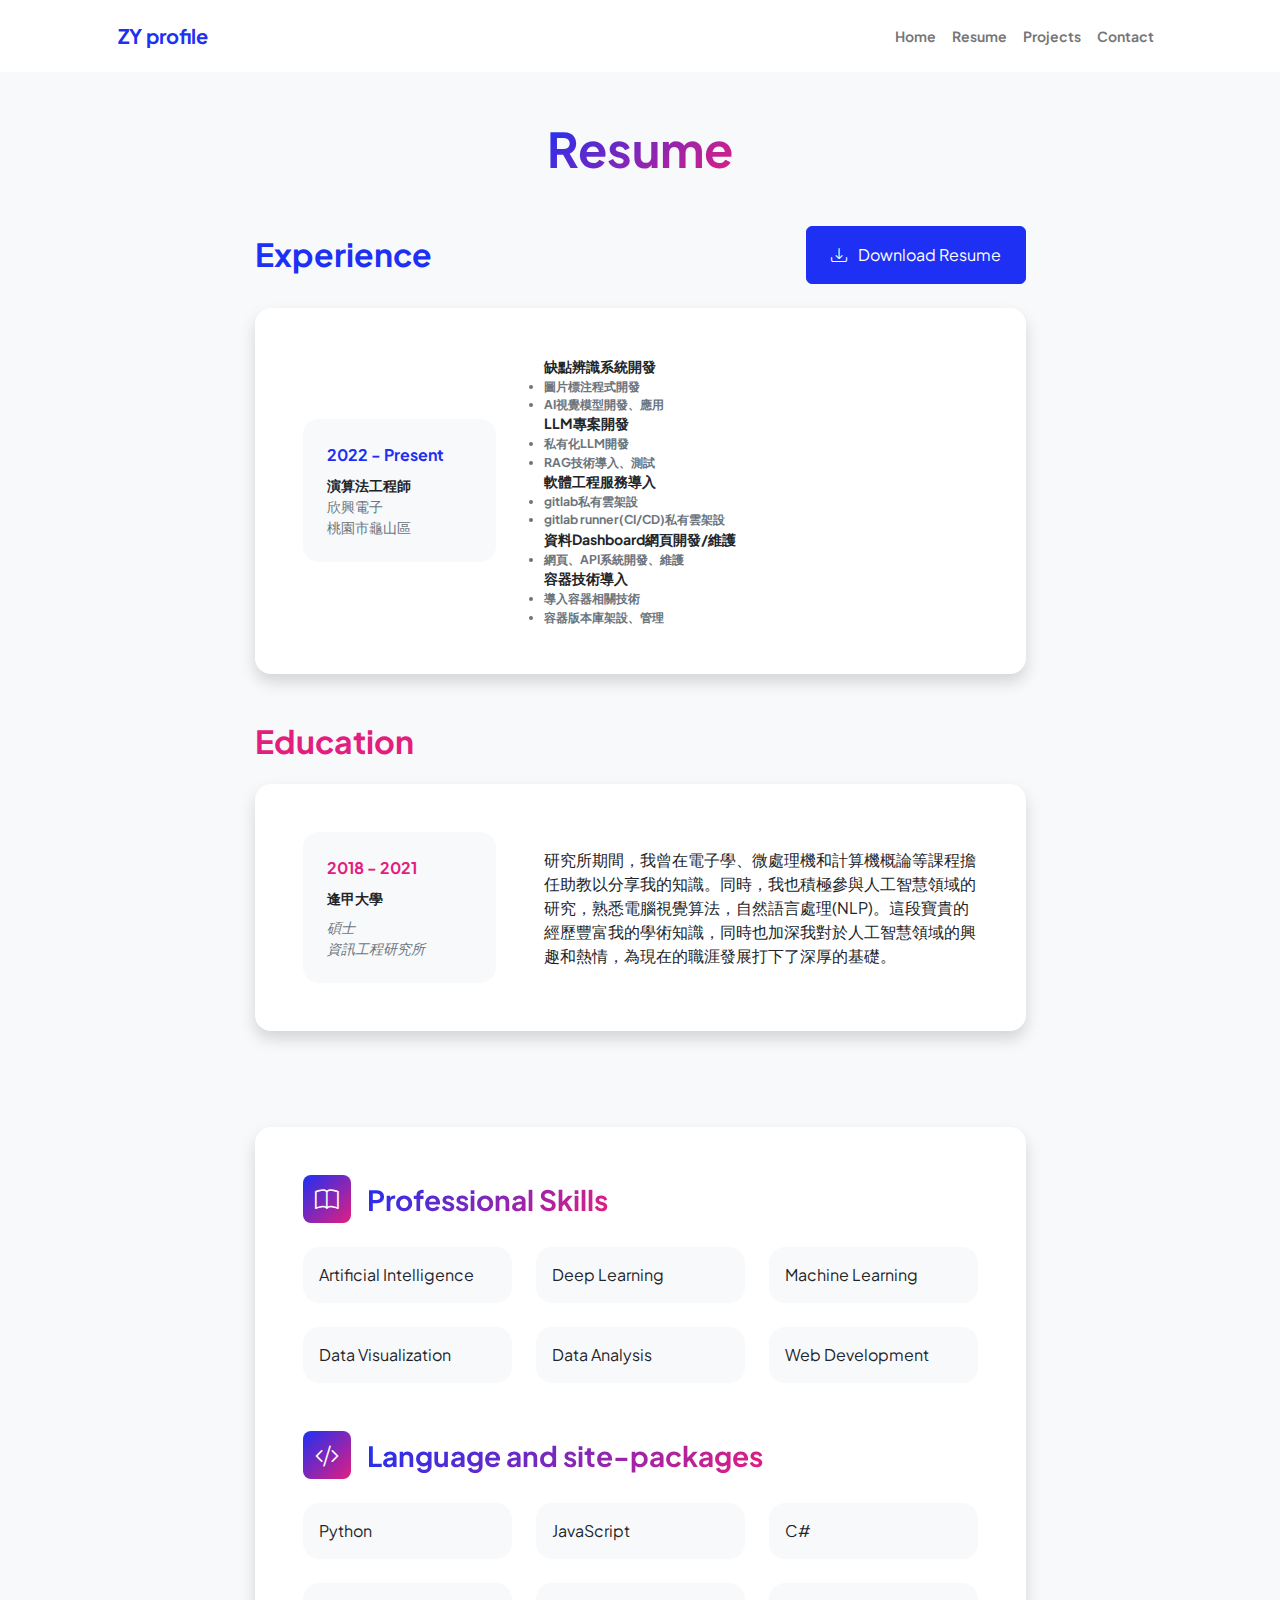
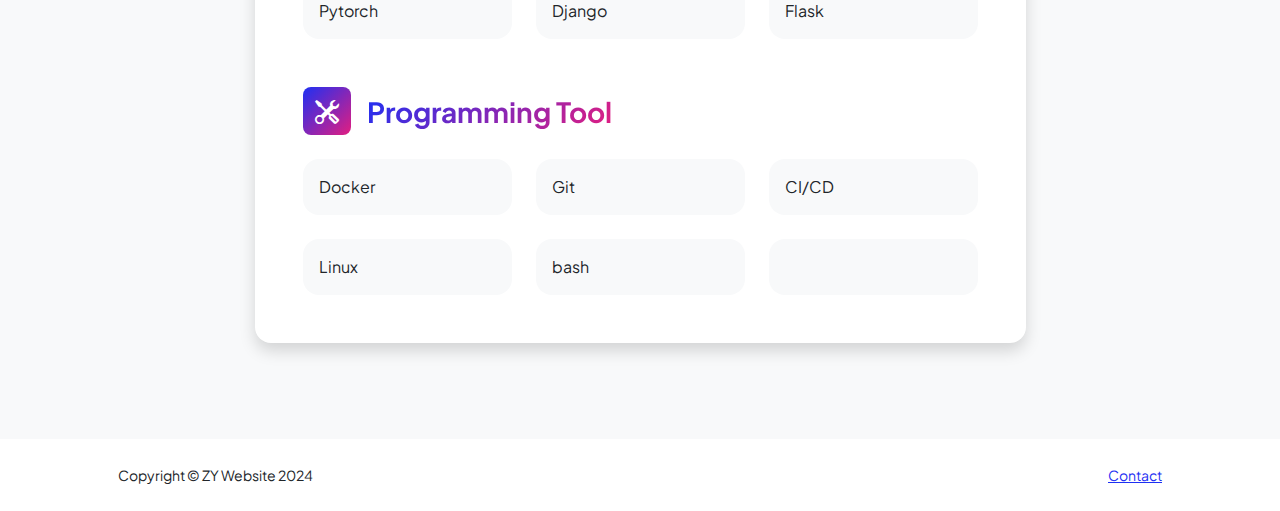
<file: resume.html>
<!DOCTYPE html>
<html lang="en">
    <head>
        <meta charset="utf-8" />
        <meta name="viewport" content="width=device-width, initial-scale=1, shrink-to-fit=no" />
        <meta name="description" content="" />
        <meta name="author" content="" />
        <title>ZY yang profile</title>
        <!-- Favicon-->
        <link rel="icon" type="image/x-icon" href="assets/ai_icon.png" />
        <!-- Custom Google font-->
        <link rel="preconnect" href="https://fonts.googleapis.com" />
        <link rel="preconnect" href="https://fonts.gstatic.com" crossorigin />
        <link href="https://fonts.googleapis.com/css2?family=Plus+Jakarta+Sans:wght@100;200;300;400;500;600;700;800;900&amp;display=swap" rel="stylesheet" />
        <!-- Bootstrap icons-->
        <link href="https://cdn.jsdelivr.net/npm/bootstrap-icons@1.8.1/font/bootstrap-icons.css" rel="stylesheet" />
        <!-- Core theme CSS (includes Bootstrap)-->
        <link href="css/styles.css" rel="stylesheet" />
    </head>
    <body class="d-flex flex-column h-100 bg-light">
        <main class="flex-shrink-0">
            <!-- Navigation-->
            <nav class="navbar navbar-expand-lg navbar-light bg-white py-3">
                <div class="container px-5">
                    <a class="navbar-brand" href="index.html"><span class="fw-bolder text-primary">ZY profile</span></a>
                    <button class="navbar-toggler" type="button" data-bs-toggle="collapse" data-bs-target="#navbarSupportedContent" aria-controls="navbarSupportedContent" aria-expanded="false" aria-label="Toggle navigation"><span class="navbar-toggler-icon"></span></button>
                    <div class="collapse navbar-collapse" id="navbarSupportedContent">
                        <ul class="navbar-nav ms-auto mb-2 mb-lg-0 small fw-bolder">
                            <li class="nav-item"><a class="nav-link" href="index.html">Home</a></li>
                            <li class="nav-item"><a class="nav-link" href="resume.html">Resume</a></li>
                            <li class="nav-item"><a class="nav-link" href="projects.html">Projects</a></li>
                            <li class="nav-item"><a class="nav-link" href="contact.html">Contact</a></li>
                        </ul>
                    </div>
                </div>
            </nav>
            <!-- Page Content-->
            <div class="container px-5 my-5">
                <div class="text-center mb-5">
                    <h1 class="display-5 fw-bolder mb-0"><span class="text-gradient d-inline">Resume</span></h1>
                </div>
                <div class="row gx-5 justify-content-center">
                    <div class="col-lg-11 col-xl-9 col-xxl-8">
                        <!-- Experience Section-->
                        <section>
                            <div class="d-flex align-items-center justify-content-between mb-4">
                                <h2 class="text-primary fw-bolder mb-0">Experience</h2>
                                <!-- Download resume button-->
                                <!-- Note: Set the link href target to a PDF file within your project-->
                                <a class="btn btn-primary px-4 py-3" href="./zy_resume.pdf">
                                    <div class="d-inline-block bi bi-download me-2"></div>
                                    Download Resume
                                </a>
                            </div>
                            <!-- Experience Card 1-->
                            <div class="card shadow border-0 rounded-4 mb-5">
                                <div class="card-body p-5">
                                    <div class="row align-items-center gx-5">
                                        <div class="col text-center text-lg-start mb-4 mb-lg-0">
                                            <div class="bg-light p-4 rounded-4">
                                                <div class="text-primary fw-bolder mb-2">2022 - Present</div>
                                                <div class="small fw-bolder">演算法工程師</div>
                                                <div class="small text-muted">欣興電子</div>
                                                <div class="small text-muted">桃園市龜山區</div>
                                            </div>
                                        </div>
                                        <div class="col-lg-8">
                                            <div class="small fw-bolder">缺點辨識系統開發
                                                <div class="small text-muted"><li>圖片標注程式開發</li></div>
                                                <div class="small text-muted"><li>AI視覺模型開發、應用</li></div>
                                            </div>
                                            <div class="small fw-bolder">LLM專案開發
                                                <div class="small text-muted"><li>私有化LLM開發</li></div>
                                                <div class="small text-muted"><li>RAG技術導入、測試</li></div>
                                            </div>
                                            <div class="small fw-bolder">軟體工程服務導入
                                                <div class="small text-muted"><li>gitlab私有雲架設</li></div>
                                                <div class="small text-muted"><li>gitlab runner(CI/CD)私有雲架設</li></div>
                                            </div>
                                            <div class="small fw-bolder">資料Dashboard網頁開發/維護
                                                <div class="small text-muted"><li>網頁、API系統開發、維護</li></div>
                                            </div>
                                            <div class="small fw-bolder">容器技術導入
                                                <div class="small text-muted"><li>導入容器相關技術</li></div>
                                                <div class="small text-muted"><li>容器版本庫架設、管理</li></div>
                                            </div>
                                        </div>
                                    </div>
                                </div>
                            </div>
                            <!-- Experience Card 2-->
                            <!-- <div class="card shadow border-0 rounded-4 mb-5">
                                <div class="card-body p-5">
                                    <div class="row align-items-center gx-5">
                                        <div class="col text-center text-lg-start mb-4 mb-lg-0">
                                            <div class="bg-light p-4 rounded-4">
                                                <div class="text-primary fw-bolder mb-2">2017 - 2019</div>
                                                <div class="small fw-bolder">SEM Specialist</div>
                                                <div class="small text-muted">Wayne Enterprises</div>
                                                <div class="small text-muted">Gotham City, NY</div>
                                            </div>
                                        </div>
                                        <div class="col-lg-8"><div>Lorem ipsum dolor sit amet consectetur adipisicing elit. Delectus laudantium, voluptatem quis repellendus eaque sit animi illo ipsam amet officiis corporis sed aliquam non voluptate corrupti excepturi maxime porro fuga.</div></div>
                                    </div>
                                </div>
                            </div> -->
                        </section>
                        <!-- Education Section-->
                        <section>
                            <h2 class="text-secondary fw-bolder mb-4">Education</h2>
                            <!-- Education Card 1-->
                            <div class="card shadow border-0 rounded-4 mb-5">
                                <div class="card-body p-5">
                                    <div class="row align-items-center gx-5">
                                        <div class="col text-center text-lg-start mb-4 mb-lg-0">
                                            <div class="bg-light p-4 rounded-4">
                                                <div class="text-secondary fw-bolder mb-2">2018 - 2021</div>
                                                <div class="mb-2">
                                                    <div class="small fw-bolder">逢甲大學</div>
                                                    <!-- <div class="small text-muted">Fairfield, NY</div> -->
                                                </div>
                                                <div class="fst-italic">
                                                    <div class="small text-muted">碩士</div>
                                                    <div class="small text-muted">資訊工程研究所</div>
                                                </div>
                                            </div>
                                        </div>
                                        <div class="col-lg-8"><div>研究所期間，我曾在電子學、微處理機和計算機概論等課程擔任助教以分享我的知識。同時，我也積極參與人工智慧領域的研究，熟悉電腦視覺算法，自然語言處理(NLP)。這段寶貴的經歷豐富我的學術知識，同時也加深我對於人工智慧領域的興趣和熱情，為現在的職涯發展打下了深厚的基礎。</div></div>
                                    </div>
                                </div>
                            </div>
                            <!-- Education Card 2-->
                            <!-- <div class="card shadow border-0 rounded-4 mb-5">
                                <div class="card-body p-5">
                                    <div class="row align-items-center gx-5">
                                        <div class="col text-center text-lg-start mb-4 mb-lg-0">
                                            <div class="bg-light p-4 rounded-4">
                                                <div class="text-secondary fw-bolder mb-2">2011 - 2015</div>
                                                <div class="mb-2">
                                                    <div class="small fw-bolder">ULA</div>
                                                    <div class="small text-muted">Los Angeles, CA</div>
                                                </div>
                                                <div class="fst-italic">
                                                    <div class="small text-muted">Undergraduate</div>
                                                    <div class="small text-muted">Computer Science</div>
                                                </div>
                                            </div>
                                        </div>
                                        <div class="col-lg-8"><div>Lorem ipsum dolor sit amet consectetur adipisicing elit. Delectus laudantium, voluptatem quis repellendus eaque sit animi illo ipsam amet officiis corporis sed aliquam non voluptate corrupti excepturi maxime porro fuga.</div></div>
                                    </div>
                                </div>
                            </div> -->
                        </section>
                        <!-- Divider-->
                        <div class="pb-5"></div>
                        <!-- Skills Section-->
                        <section>
                            <!-- Skillset Card-->
                            <div class="card shadow border-0 rounded-4 mb-5">
                                <div class="card-body p-5">
                                    <!-- Professional skills list-->
                                    <div class="mb-5">
                                        <div class="d-flex align-items-center mb-4">
                                            <div class="feature bg-primary bg-gradient-primary-to-secondary text-white rounded-3 me-3"><i class="bi bi-book"></i></div>
                                            <h3 class="fw-bolder mb-0"><span class="text-gradient d-inline">Professional Skills</span></h3>
                                        </div>
                                        <div class="row row-cols-1 row-cols-md-3 mb-4">
                                            <div class="col mb-4 mb-md-0"><div class="d-flex align-items-center bg-light rounded-4 p-3 h-100">Artificial Intelligence</div></div>
                                            <div class="col mb-4 mb-md-0"><div class="d-flex align-items-center bg-light rounded-4 p-3 h-100">Deep Learning</div></div>
                                            <div class="col"><div class="d-flex align-items-center bg-light rounded-4 p-3 h-100">Machine Learning</div></div>
                                        </div>
                                        <div class="row row-cols-1 row-cols-md-3">
                                            <div class="col mb-4 mb-md-0"><div class="d-flex align-items-center bg-light rounded-4 p-3 h-100">Data Visualization</div></div>
                                            <div class="col mb-4 mb-md-0"><div class="d-flex align-items-center bg-light rounded-4 p-3 h-100">Data Analysis</div></div>
                                            <div class="col"><div class="d-flex align-items-center bg-light rounded-4 p-3 h-100">Web Development</div></div>
                                        </div>
                                    </div>
                                    <!-- Language and SitePackage list-->
                                    <div class="mb-5">
                                        <div class="d-flex align-items-center mb-4">
                                            <div class="feature bg-primary bg-gradient-primary-to-secondary text-white rounded-3 me-3"><i class="bi bi-code-slash"></i></div>
                                            <h3 class="fw-bolder mb-0"><span class="text-gradient d-inline">Language and site-packages</span></h3>
                                        </div>
                                        <div class="row row-cols-1 row-cols-md-3 mb-4">
                                            <div class="col mb-4 mb-md-0"><div class="d-flex align-items-center bg-light rounded-4 p-3 h-100">Python</div></div>
                                            <div class="col mb-4 mb-md-0"><div class="d-flex align-items-center bg-light rounded-4 p-3 h-100">JavaScript</div></div>
                                            <div class="col"><div class="d-flex align-items-center bg-light rounded-4 p-3 h-100">C#</div></div>
                                        </div>
                                        <div class="row row-cols-1 row-cols-md-3">
                                            <div class="col mb-4 mb-md-0"><div class="d-flex align-items-center bg-light rounded-4 p-3 h-100">Pytorch</div></div>
                                            <div class="col mb-4 mb-md-0"><div class="d-flex align-items-center bg-light rounded-4 p-3 h-100">Django</div></div>
                                            <div class="col"><div class="d-flex align-items-center bg-light rounded-4 p-3 h-100">Flask</div></div>
                                        </div>

                                    </div>
                                    <!-- Programming Tool list-->
                                    <div class="mb-0">
                                        <div class="d-flex align-items-center mb-4">
                                            <div class="feature bg-primary bg-gradient-primary-to-secondary text-white rounded-3 me-3"><i class="bi bi-tools"></i></div>
                                            <h3 class="fw-bolder mb-0"><span class="text-gradient d-inline">Programming Tool</span></h3>
                                        </div>
                                        <div class="row row-cols-1 row-cols-md-3 mb-4">
                                            <div class="col mb-4 mb-md-0"><div class="d-flex align-items-center bg-light rounded-4 p-3 h-100">Docker</div></div>
                                            <div class="col mb-4 mb-md-0"><div class="d-flex align-items-center bg-light rounded-4 p-3 h-100">Git</div></div>
                                            <div class="col"><div class="d-flex align-items-center bg-light rounded-4 p-3 h-100">CI/CD</div></div>
                                        </div>
                                        <div class="row row-cols-1 row-cols-md-3">
                                            <div class="col mb-4 mb-md-0"><div class="d-flex align-items-center bg-light rounded-4 p-3 h-100">Linux</div></div>
                                            <div class="col mb-4 mb-md-0"><div class="d-flex align-items-center bg-light rounded-4 p-3 h-100">bash</div></div>
                                            <div class="col"><div class="d-flex align-items-center bg-light rounded-4 p-3 h-100"></div></div>
                                        </div>
                                    </div>
                                </div>
                            </div>
                        </section>
                    </div>
                </div>
            </div>
        </main>
        <!-- Footer-->
        <footer class="bg-white py-4 mt-auto">
            <div class="container px-5">
                <div class="row align-items-center justify-content-between flex-column flex-sm-row">
                    <div class="col-auto"><div class="small m-0">Copyright &copy; ZY Website 2024</div></div>
                    <div class="col-auto">
                        <!-- <a class="small" href="#!">Privacy</a> -->
                        <!-- <span class="mx-1">&middot;</span> -->
                        <!-- <a class="small" href="#!">Terms</a> -->
                        <!-- <span class="mx-1">&middot;</span> -->
                        <a class="small" href="contact.html">Contact</a>
                    </div>
                </div>
            </div>
        </footer>
        <!-- Bootstrap core JS-->
        <script src="https://cdn.jsdelivr.net/npm/bootstrap@5.2.3/dist/js/bootstrap.bundle.min.js"></script>
        <!-- Core theme JS-->
        <script src="js/scripts.js"></script>
    </body>
</html>
</file>
<file: css/glanceyear.css>
body { font-family: Arial, serif; }
.glanceyear-container {
	border: 1px solid #D8D8D8;
	border-radius: 5px;
	margin: 0 auto;
	max-width: 683px;
}
.glanceyear-header {
	position: relative;
	background-color: #F5F5F5;
	border-bottom: 1px solid #D8D8D8;
	border-radius: 5px 5px 0 0;
	color: #000;
	font-size: 15px;
	font-weight: bold;
	margin: 0;
	padding: 7px 10px;
}
.glanceyear-quantity {
	position: absolute;
	right: 10px;
	top: 10px;
	color:#aaa;
	font-size: 10px;
}
.glanceyear-content { padding: 10px; }
.glanceyear-text {
	color: #aaa;
	font-size: 12px;
	font-weight: normal;
	margin: 0 0;
	padding: 0;
}
.glanceyear-summary { color: #aaa; font-size: 12px; margin: 0 10px 10px; }

.glanceyear-legend {
	color: #aaa;
	float: right;
	font-size: 12px;
	text-align: middle;
	text-wrap: none;
}
.glanceyear-legend span { display: inline-block; height: 10px; width: 10px; }

svg rect.day { fill: #eee; shape-rendering: crispedges; }
svg rect.day:hover { stroke: #aaa; stroke-width: 1px; }
svg rect.day[data-count] { fill: #3d9692; }
svg rect.day[data-count='1'] { fill: #c3dbda; }
svg rect.day[data-count='2'] { fill: #5caeaa; }
svg rect.day[data-count='3'] { fill: #277672; }

svg text { fill: #CCC; font-size: 9px; }
svg text.month { fill: #AAA; }

.svg-tag {
	background-color: rgba(0,0,0,0.8);
	border-radius: 3px;
	color: #eee;
	font-size: 12px;
	line-height: 15px;
	padding: 5px 15px;
	position: absolute;
	text-align: center;
}
.svg-tag:after {
	border-color: rgba(0,0,0,0.8) transparent transparent transparent;
	border-style: solid;
	border-width: 5px 5px 0 5px;
	bottom: -5px;
	content: "";
	height: 0;
	left: 50%;
	margin-left: -5px;
	position: absolute;
	width: 0;
}
</file>
